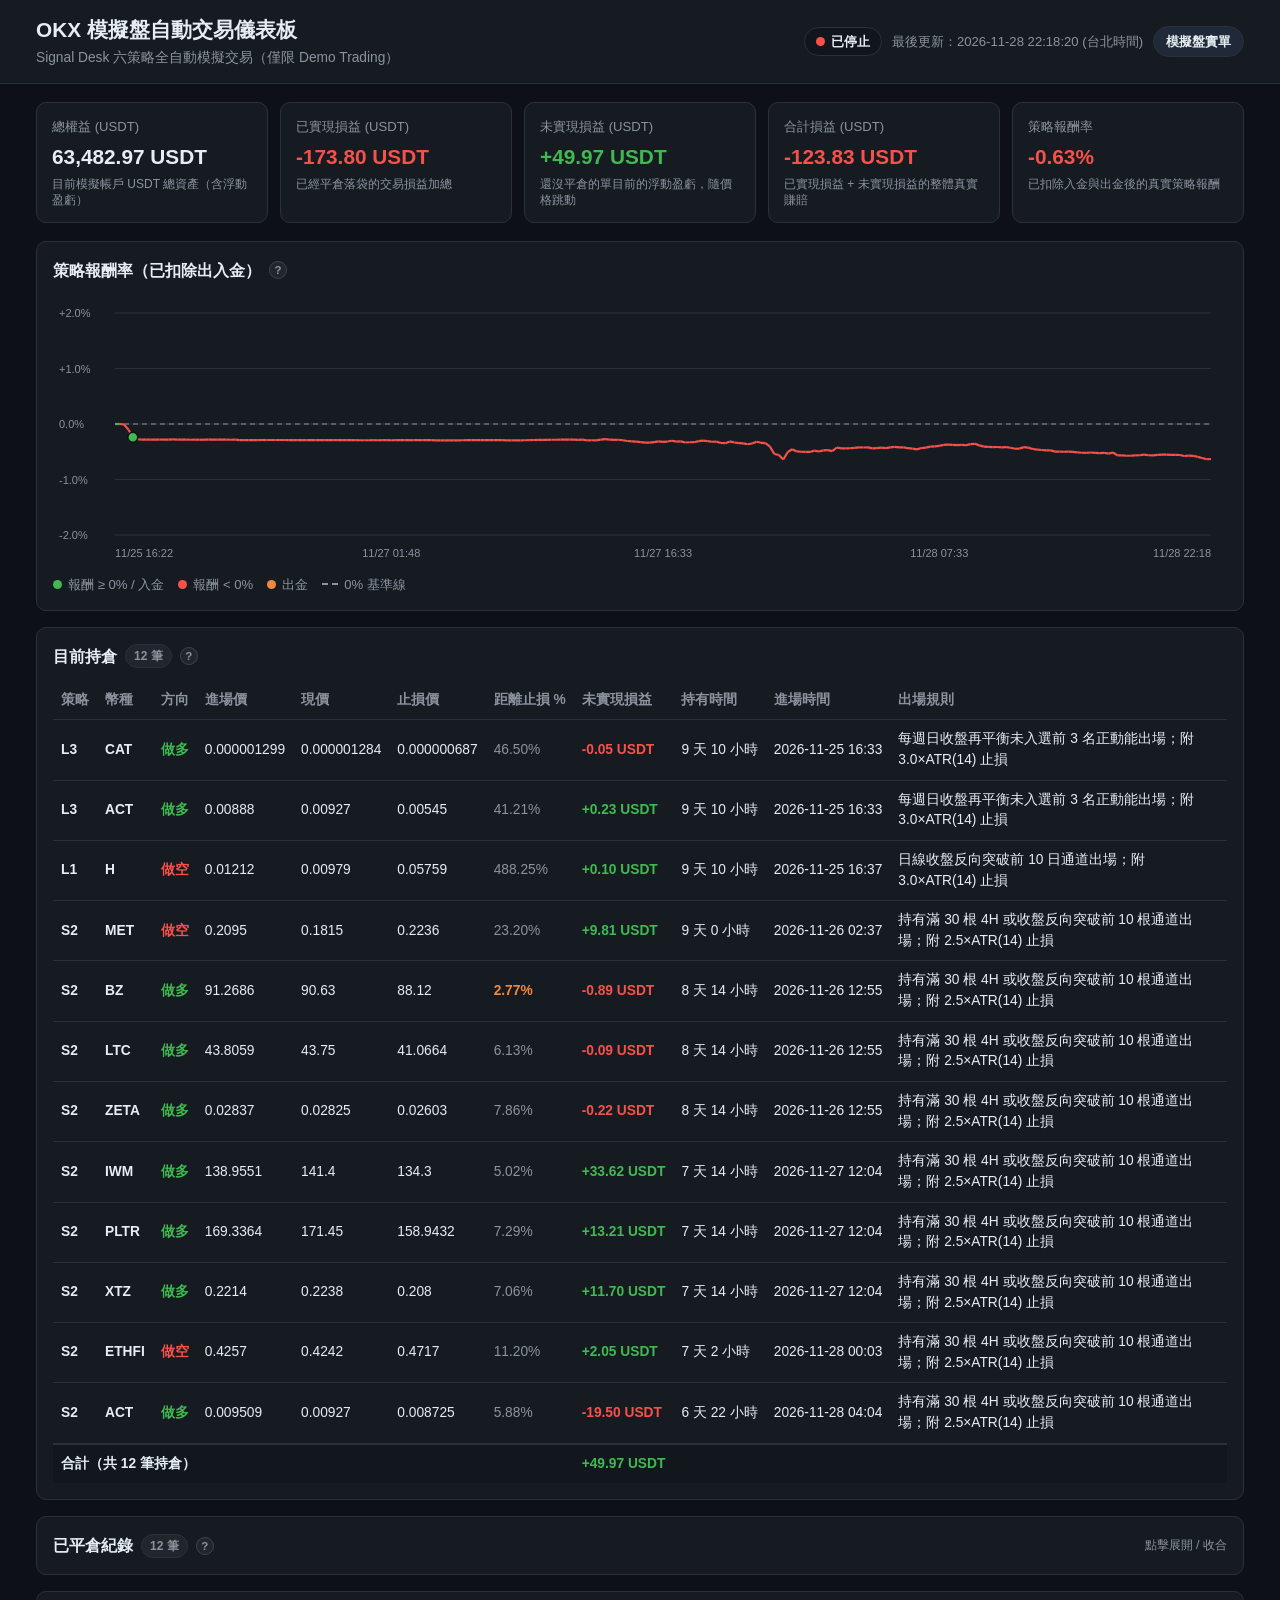
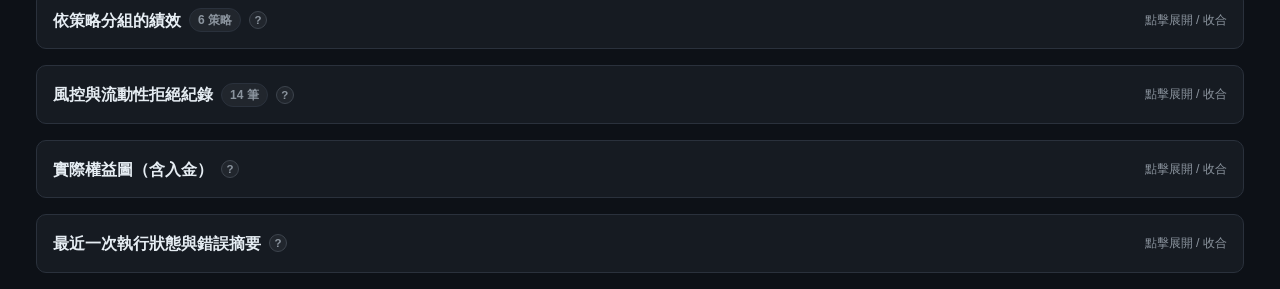
<file: index.html>
<!DOCTYPE html>
<html lang="zh-Hant">
<head>
  <meta charset="UTF-8" />
  <meta name="viewport" content="width=device-width, initial-scale=1.0" />
  <title>OKX 模擬盤自動交易績效儀表板</title>
  <link rel="stylesheet" href="style.css?v=2" />
</head>
<body>
  <header class="topbar">
    <div class="container topbar-inner">
      <div>
        <h1>OKX 模擬盤自動交易儀表板</h1>
        <p class="subtitle">Signal Desk 六策略全自動模擬交易（僅限 Demo Trading）</p>
      </div>
      <div class="topbar-status">
        <div class="health-pill" id="health-pill">
          <span class="health-dot" id="health-dot"></span>
          <span id="health-text">檢查狀態中...</span>
        </div>
        <div class="last-updated-top" id="last-updated-top">最後更新：-</div>
        <div class="status-pill" id="mode-badge">載入中...</div>
      </div>
    </div>
  </header>

  <main class="container">
    <!-- ① 總覽卡片 -->
    <section class="cards-grid" id="summary-cards">
      <div class="card">
        <div class="card-label">總權益 (USDT)</div>
        <div class="card-value" id="total-equity">-</div>
        <div class="card-desc">目前模擬帳戶 USDT 總資產（含浮動盈虧）</div>
      </div>
      <div class="card">
        <div class="card-label">已實現損益 (USDT)</div>
        <div class="card-value" id="realized-pnl">-</div>
        <div class="card-desc">已經平倉落袋的交易損益加總</div>
      </div>
      <div class="card">
        <div class="card-label">未實現損益 (USDT)</div>
        <div class="card-value" id="unrealized-pnl">-</div>
        <div class="card-desc">還沒平倉的單目前的浮動盈虧，隨價格跳動</div>
      </div>
      <div class="card">
        <div class="card-label">合計損益 (USDT)</div>
        <div class="card-value" id="total-pnl">-</div>
        <div class="card-desc">已實現損益 + 未實現損益的整體真實賺賠</div>
      </div>
      <div class="card">
        <div class="card-label">策略報酬率</div>
        <div class="card-value" id="total-return">-</div>
        <div class="card-desc">已扣除入金與出金後的真實策略報酬</div>
      </div>
    </section>

    <!-- ② 報酬率走勢圖 -->
    <section class="panel">
      <div class="panel-head">
        <h2>
          策略報酬率（已扣除出入金）
          <button type="button" class="help-btn" data-help="這條線反映策略真實的賺賠百分比，不會因為你多存錢或領錢而突然跳高或跳低。">?</button>
        </h2>
      </div>
      <div class="canvas-wrap chart-box">
        <canvas id="twr-canvas" height="270"></canvas>
        <div id="twr-tooltip" class="chart-tooltip" style="display:none;"></div>
      </div>
      <div class="chart-legend">
        <span><i class="dot dot-green"></i> 報酬 &ge; 0% / 入金</span>
        <span><i class="dot dot-red"></i> 報酬 &lt; 0%</span>
        <span><i class="dot dot-orange"></i> 出金</span>
        <span><i class="dash-line"></i> 0% 基準線</span>
      </div>
    </section>

    <!-- ③ 目前持倉 -->
    <section class="panel">
      <div class="panel-head">
        <h2>
          目前持倉 <span class="count-badge" id="positions-count-badge">0 筆</span>
          <button type="button" class="help-btn" data-help="目前還在場上的所有部位，每筆都在交易所掛有獨立停損單，距離止損 % 越低代表越接近停損線。">?</button>
        </h2>
      </div>
      <div class="table-wrap">
        <table>
          <thead>
            <tr>
              <th>策略</th>
              <th>幣種</th>
              <th>方向</th>
              <th>進場價</th>
              <th>現價</th>
              <th>止損價</th>
              <th>距離止損 %</th>
              <th>未實現損益</th>
              <th>持有時間</th>
              <th>進場時間</th>
              <th>出場規則</th>
            </tr>
          </thead>
          <tbody id="positions-body"></tbody>
          <tfoot id="positions-foot"></tfoot>
        </table>
      </div>
    </section>

    <!-- ④ 已平倉紀錄 -->
    <details class="panel collapsible">
      <summary class="panel-head">
        <h2>
          已平倉紀錄 <span class="count-badge" id="trades-count-badge">0 筆</span>
          <button type="button" class="help-btn" data-help="已經結束並結算的歷史交易（最近 100 筆），包含停損出場與策略訊號出場。">?</button>
        </h2>
        <span class="toggle-hint">點擊展開 / 收合</span>
      </summary>
      <div class="table-wrap">
        <table>
          <thead>
            <tr>
              <th>策略</th>
              <th>幣種</th>
              <th>方向</th>
              <th>進場時間</th>
              <th>出場時間</th>
              <th>進場價</th>
              <th>出場價</th>
              <th>損益 (USDT)</th>
              <th>R 倍數</th>
              <th>出場原因</th>
            </tr>
          </thead>
          <tbody id="trades-body"></tbody>
        </table>
      </div>
    </details>

    <!-- ⑤ 依策略分組的績效 -->
    <details class="panel collapsible">
      <summary class="panel-head">
        <h2>
          依策略分組的績效 <span class="count-badge">6 策略</span>
          <button type="button" class="help-btn" data-help="S2/S3 各分配 10% 資金，L1~L4 各分配 20% 資金，各自獨立計算交易筆數、勝率與損益。">?</button>
        </h2>
        <span class="toggle-hint">點擊展開 / 收合</span>
      </summary>
      <div class="table-wrap">
        <table>
          <thead>
            <tr>
              <th>策略</th>
              <th>資金比例</th>
              <th>分配資金 (USDT)</th>
              <th>交易筆數</th>
              <th>勝率</th>
              <th>已實現損益</th>
              <th>未實現損益</th>
              <th>平均 R</th>
              <th>最大回撤</th>
            </tr>
          </thead>
          <tbody id="strategies-body"></tbody>
        </table>
      </div>
    </details>

    <!-- ⑥ 風控與流動性拒絕紀錄 -->
    <details class="panel collapsible" id="rejected-panel">
      <summary class="panel-head">
        <h2>
          風控與流動性拒絕紀錄 <span class="count-badge" id="rejected-count-badge">0 筆</span>
          <button type="button" class="help-btn" data-help="因超過風險上限、流動性不足未成交，或連續未成交被暫停 7 天的訊號紀錄。">?</button>
        </h2>
        <span class="toggle-hint">點擊展開 / 收合</span>
      </summary>
      <div class="table-wrap">
        <table>
          <thead>
            <tr>
              <th>時間 (台北)</th>
              <th>策略</th>
              <th>幣種</th>
              <th>方向</th>
              <th>原因</th>
            </tr>
          </thead>
          <tbody id="rejected-body"></tbody>
        </table>
      </div>
    </details>

    <!-- ⑦ 實際權益圖（含入金） -->
    <details class="panel collapsible" id="actual-equity-details">
      <summary class="panel-head">
        <h2>
          實際權益圖（含入金）
          <button type="button" class="help-btn" data-help="帳戶裡真實的 USDT 餘額變化曲線，包含你手動轉換或入金的金額（累計淨入金亦列於下方）。">?</button>
        </h2>
        <span class="toggle-hint">點擊展開 / 收合</span>
      </summary>
      <div class="actual-meta">
        <span>起始資金：<strong id="initial-equity">-</strong></span>
        <span>累計淨入金：<strong id="net-deposits">-</strong></span>
        <span>最大回撤：<strong id="max-dd">-</strong></span>
      </div>
      <div class="canvas-wrap chart-box">
        <canvas id="actual-equity-canvas" height="180"></canvas>
        <div id="actual-tooltip" class="chart-tooltip" style="display:none;"></div>
      </div>
      <div id="cash-flow-wrap" style="display:none; margin-top:14px;">
        <h3 class="sub-heading">資金異動紀錄（入金／出金）</h3>
        <div class="table-wrap">
          <table>
            <thead>
              <tr>
                <th>時間 (台北)</th>
                <th>類型</th>
                <th>金額 (USDT)</th>
                <th>來源</th>
                <th>備註</th>
              </tr>
            </thead>
            <tbody id="cash-flow-body"></tbody>
          </table>
        </div>
      </div>
    </details>

    <!-- 執行狀態 -->
    <details class="panel collapsible">
      <summary class="panel-head">
        <h2>
          最近一次執行狀態與錯誤摘要
          <button type="button" class="help-btn" data-help="最近一次機器人掃描 K 線與對帳的執行紀錄，若有 API 異常會列在這裡。">?</button>
        </h2>
        <span class="toggle-hint">點擊展開 / 收合</span>
      </summary>
      <div id="run-status" class="run-status">載入中...</div>
    </details>
  </main>

  <div id="help-popover" class="help-popover" style="display:none;"></div>
  <script src="app.js?v=2"></script>
</body>
</html>
</file>
<file: style.css>
:root {
  --bg: #0d1117;
  --panel: #161b22;
  --border: #2a313c;
  --text: #e6edf3;
  --muted: #8b949e;
  --accent: #58a6ff;
  --green: #3fb950;
  --red: #f85149;
  --amber: #d29922;
}

* {
  box-sizing: border-box;
}

body {
  margin: 0;
  font-family: -apple-system, BlinkMacSystemFont, "Noto Sans TC", "Segoe UI", sans-serif;
  background: var(--bg);
  color: var(--text);
  line-height: 1.5;
}

.container {
  max-width: 1240px;
  margin: 0 auto;
  padding: 0 16px;
}

.topbar {
  border-bottom: 1px solid var(--border);
  background: var(--panel);
  padding: 14px 0;
  margin-bottom: 18px;
}

.topbar-inner {
  display: flex;
  justify-content: space-between;
  align-items: center;
  gap: 12px;
  flex-wrap: wrap;
}

h1 {
  margin: 0;
  font-size: 1.3rem;
}

.subtitle {
  margin: 3px 0 0;
  color: var(--muted);
  font-size: 0.86rem;
}

.topbar-status {
  display: flex;
  align-items: center;
  gap: 10px;
  flex-wrap: wrap;
}

.health-pill {
  display: inline-flex;
  align-items: center;
  gap: 6px;
  padding: 4px 11px;
  border-radius: 999px;
  font-size: 0.82rem;
  font-weight: 600;
  border: 1px solid var(--border);
  background: #11161d;
}

.health-dot {
  width: 9px;
  height: 9px;
  border-radius: 50%;
  background: var(--muted);
}

.health-dot.ok { background: var(--green); }
.health-dot.warn { background: var(--amber); }
.health-dot.err { background: var(--red); }

.last-updated-top {
  font-size: 0.82rem;
  color: var(--muted);
}

.status-pill {
  padding: 5px 12px;
  border-radius: 999px;
  font-weight: 600;
  font-size: 0.82rem;
  border: 1px solid var(--border);
  background: #1f2937;
}

.cards-grid {
  display: grid;
  grid-template-columns: repeat(5, 1fr);
  gap: 12px;
  margin-bottom: 18px;
}

.card {
  background: var(--panel);
  border: 1px solid var(--border);
  border-radius: 10px;
  padding: 14px 15px;
}

.card-label {
  color: var(--muted);
  font-size: 0.82rem;
  margin-bottom: 4px;
}

.card-value {
  font-size: 1.3rem;
  font-weight: 700;
  margin-bottom: 4px;
}

.card-desc {
  color: var(--muted);
  font-size: 0.75rem;
  line-height: 1.35;
}

.panel {
  background: var(--panel);
  border: 1px solid var(--border);
  border-radius: 10px;
  padding: 16px;
  margin-bottom: 16px;
}

.panel-head {
  display: flex;
  justify-content: space-between;
  align-items: center;
  gap: 10px;
  margin-bottom: 12px;
}

details.collapsible > summary {
  list-style: none;
  cursor: pointer;
  margin-bottom: 0;
}

details.collapsible > summary::-webkit-details-marker {
  display: none;
}

details.collapsible[open] > summary {
  margin-bottom: 12px;
}

.toggle-hint {
  font-size: 0.78rem;
  color: var(--muted);
  white-space: nowrap;
}

.panel h2 {
  margin: 0;
  font-size: 1.02rem;
  display: inline-flex;
  align-items: center;
  gap: 8px;
  flex-wrap: wrap;
}

.sub-heading {
  margin: 0 0 8px;
  font-size: 0.92rem;
  color: var(--muted);
}

.count-badge {
  font-size: 0.75rem;
  font-weight: 600;
  padding: 2px 8px;
  border-radius: 999px;
  background: #21262d;
  color: var(--muted);
  border: 1px solid var(--border);
}

.help-btn {
  display: inline-flex;
  align-items: center;
  justify-content: center;
  width: 18px;
  height: 18px;
  border-radius: 50%;
  border: 1px solid #3d444d;
  background: #21262d;
  color: var(--muted);
  font-size: 0.72rem;
  font-weight: 700;
  cursor: pointer;
  padding: 0;
}

.help-btn:hover {
  color: var(--text);
  border-color: var(--accent);
}

.help-popover {
  position: fixed;
  z-index: 100;
  max-width: 290px;
  background: #0d1117;
  color: var(--text);
  border: 1px solid #30363d;
  border-radius: 8px;
  padding: 9px 12px;
  font-size: 0.82rem;
  line-height: 1.45;
  box-shadow: 0 6px 18px rgba(0, 0, 0, 0.5);
  pointer-events: none;
}

.actual-meta {
  display: flex;
  flex-wrap: wrap;
  gap: 16px;
  margin-bottom: 10px;
  font-size: 0.85rem;
  color: var(--muted);
}

.actual-meta strong {
  color: var(--text);
}

.canvas-wrap {
  width: 100%;
  overflow: hidden;
}

.chart-box {
  position: relative;
}

#twr-canvas,
#actual-equity-canvas {
  width: 100%;
  display: block;
  touch-action: pan-y;
}

.chart-tooltip {
  position: absolute;
  pointer-events: none;
  background: rgba(13, 17, 23, 0.94);
  border: 1px solid #30363d;
  border-radius: 8px;
  padding: 8px 10px;
  font-size: 0.8rem;
  line-height: 1.45;
  color: var(--text);
  box-shadow: 0 4px 14px rgba(0, 0, 0, 0.45);
  z-index: 10;
  white-space: nowrap;
}

.chart-legend {
  display: flex;
  flex-wrap: wrap;
  gap: 14px;
  margin-top: 10px;
  font-size: 0.82rem;
  color: var(--muted);
}

.chart-legend span {
  display: inline-flex;
  align-items: center;
  gap: 6px;
}

.dot {
  display: inline-block;
  width: 9px;
  height: 9px;
  border-radius: 50%;
}

.dot-green { background: var(--green); }
.dot-red { background: var(--red); }
.dot-orange { background: #f0883e; }

.dash-line {
  display: inline-block;
  width: 16px;
  height: 0;
  border-top: 2px dashed #8b949e;
}

.table-wrap {
  overflow-x: auto;
  -webkit-overflow-scrolling: touch;
}

table {
  width: 100%;
  border-collapse: collapse;
  font-size: 0.86rem;
}

th, td {
  padding: 9px 8px;
  border-bottom: 1px solid var(--border);
  text-align: left;
  white-space: nowrap;
}

th {
  color: var(--muted);
  font-weight: 600;
}

tfoot td {
  border-top: 2px solid var(--border);
  border-bottom: none;
  font-weight: 700;
  background: #12171e;
}

td.wrap {
  white-space: normal;
  min-width: 190px;
}

.pos { color: var(--green); font-weight: 600; }
.neg { color: var(--red); font-weight: 600; }
.warn { color: var(--amber); font-weight: 600; }
.sl-danger { color: #ff5555; font-weight: 700; }
.sl-near { color: #f0883e; font-weight: 600; }
.sl-safe { color: var(--muted); }

.run-status {
  font-size: 0.88rem;
  color: var(--muted);
}

.error-list {
  margin: 8px 0 0;
  padding-left: 18px;
  color: var(--red);
}

@media (max-width: 1024px) {
  .cards-grid {
    grid-template-columns: repeat(3, 1fr);
  }
}

@media (max-width: 768px) {
  .cards-grid {
    grid-template-columns: repeat(2, 1fr);
    gap: 10px;
  }
  .card-value {
    font-size: 1.12rem;
  }
  .chart-legend {
    gap: 10px;
    font-size: 0.76rem;
  }
  .panel {
    padding: 13px;
  }
}
</file>
